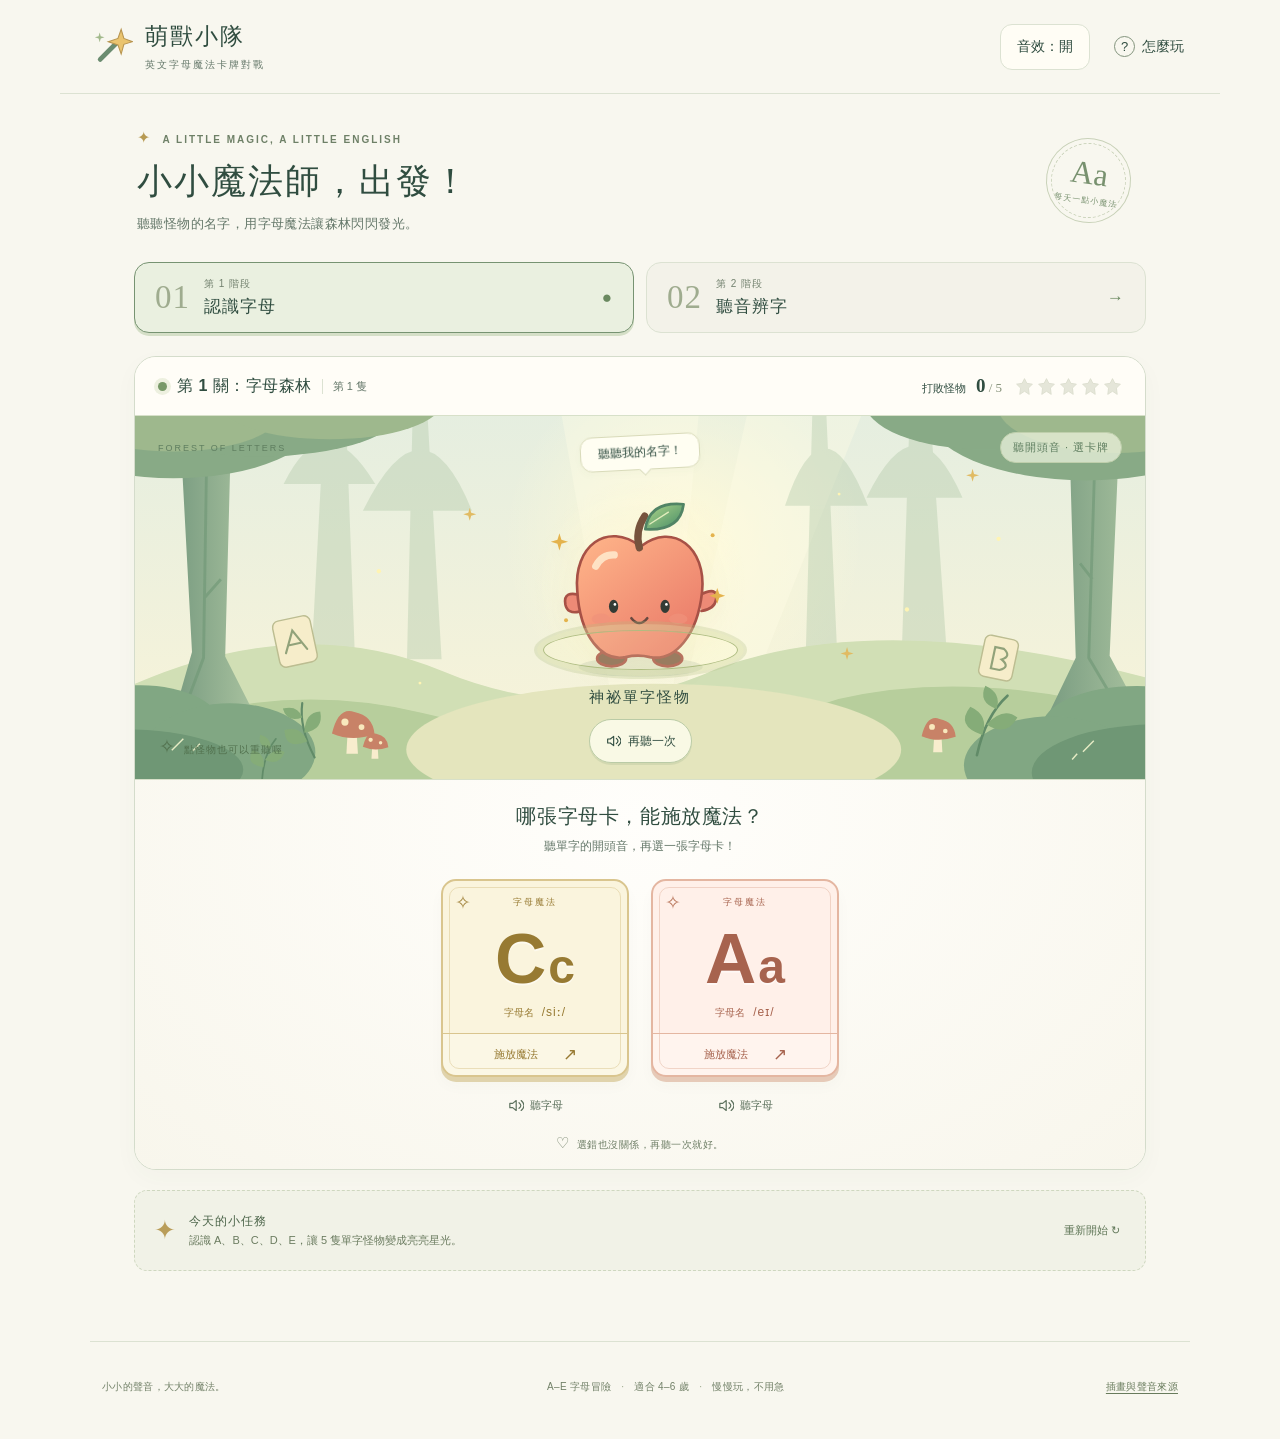
<file: index.html>
<!doctype html>
<html lang="zh-Hant">
<head>
  <meta charset="utf-8">
  <meta name="viewport" content="width=device-width,initial-scale=1">
  <meta name="theme-color" content="#f8f7ef">
  <meta name="description" content="走進字母森林，用 A～E 字母魔法卡打敗可愛單字怪物。適合 4～6 歲的英文發音小冒險。">
  <title>萌獸小隊｜英文字母魔法卡牌對戰</title>
  <link rel="icon" href="assets/art/wand.svg" type="image/svg+xml">
  <link rel="stylesheet" href="style.css">
  <script src="game.js" defer></script>
  <script src="audio.js" defer></script>
  <script src="app.js" defer></script>
</head>
<body>
  <header class="site-header">
    <a class="brand" href="index.html"><img src="assets/art/wand.svg" alt="" width="43" height="43"><span>萌獸小隊<small>英文字母魔法卡牌對戰</small></span></a>
    <div class="header-actions"><button id="effects" class="quiet" aria-pressed="true">音效：開</button><button id="help" class="help-button"><span aria-hidden="true">?</span> 怎麼玩</button></div>
  </header>
  <main id="app"></main>
  <p id="audio-status" class="audio-status" role="status" aria-live="polite"></p>
  <footer><span>小小的聲音，大大的魔法。</span><span>A–E 字母冒險 <i>·</i> 適合 4–6 歲 <i>·</i> 慢慢玩，不用急</span><a href="credits.html">插畫與聲音來源</a></footer>
  <dialog id="rules" aria-labelledby="rules-title">
    <form method="dialog"><button class="dialog-close" aria-label="關閉玩法說明">×</button></form>
    <div class="eyebrow">給小小魔法師與陪玩的你</div><h2 id="rules-title">一張字母卡，就是一個魔法！</h2>
    <ol><li><b>先聽聽：</b>點怪物或「再聽一次」，聽單字和開頭的聲音。想聽幾次都可以。</li><li><b>挑魔法：</b>點卡牌下的「聽字母」，分開聽字母名與開頭音；點大字母卡施法！</li><li><b>再出發：</b>選對了，一起看看字母和單字的關係，再按「下一隻」。選錯也沒關係，可以再選。</li></ol>
    <div class="parent-note"><b>字母名 ≠ 開頭音</b><p><span lang="en">A /eɪ/</span> 是字母的名字；<span lang="en">apple</span> 的開頭音是 <span lang="en">/æ/</span>。我們使用分開的真人錄音，不會把音標文字交給電腦猜讀。</p><p><span lang="en">C</span> 在 <span lang="en">cat</span> 中發 <span lang="en">/k/</span>；字母在其他單字可能發不同的音。</p></div>
    <p>第 1 階段聽開頭音、選兩張牌；第 2 階段聽音辨字、選三張牌。兩階段都在答對後才顯示單字。切換階段會重新開始。請開啟裝置聲音。</p>
    <form method="dialog"><button class="primary">知道了，來施魔法！ <span aria-hidden="true">✦</span></button></form>
  </dialog>
  <noscript><p class="noscript">請開啟瀏覽器的 JavaScript，讓字母魔法動起來。</p></noscript>
</body>
</html>
</file>
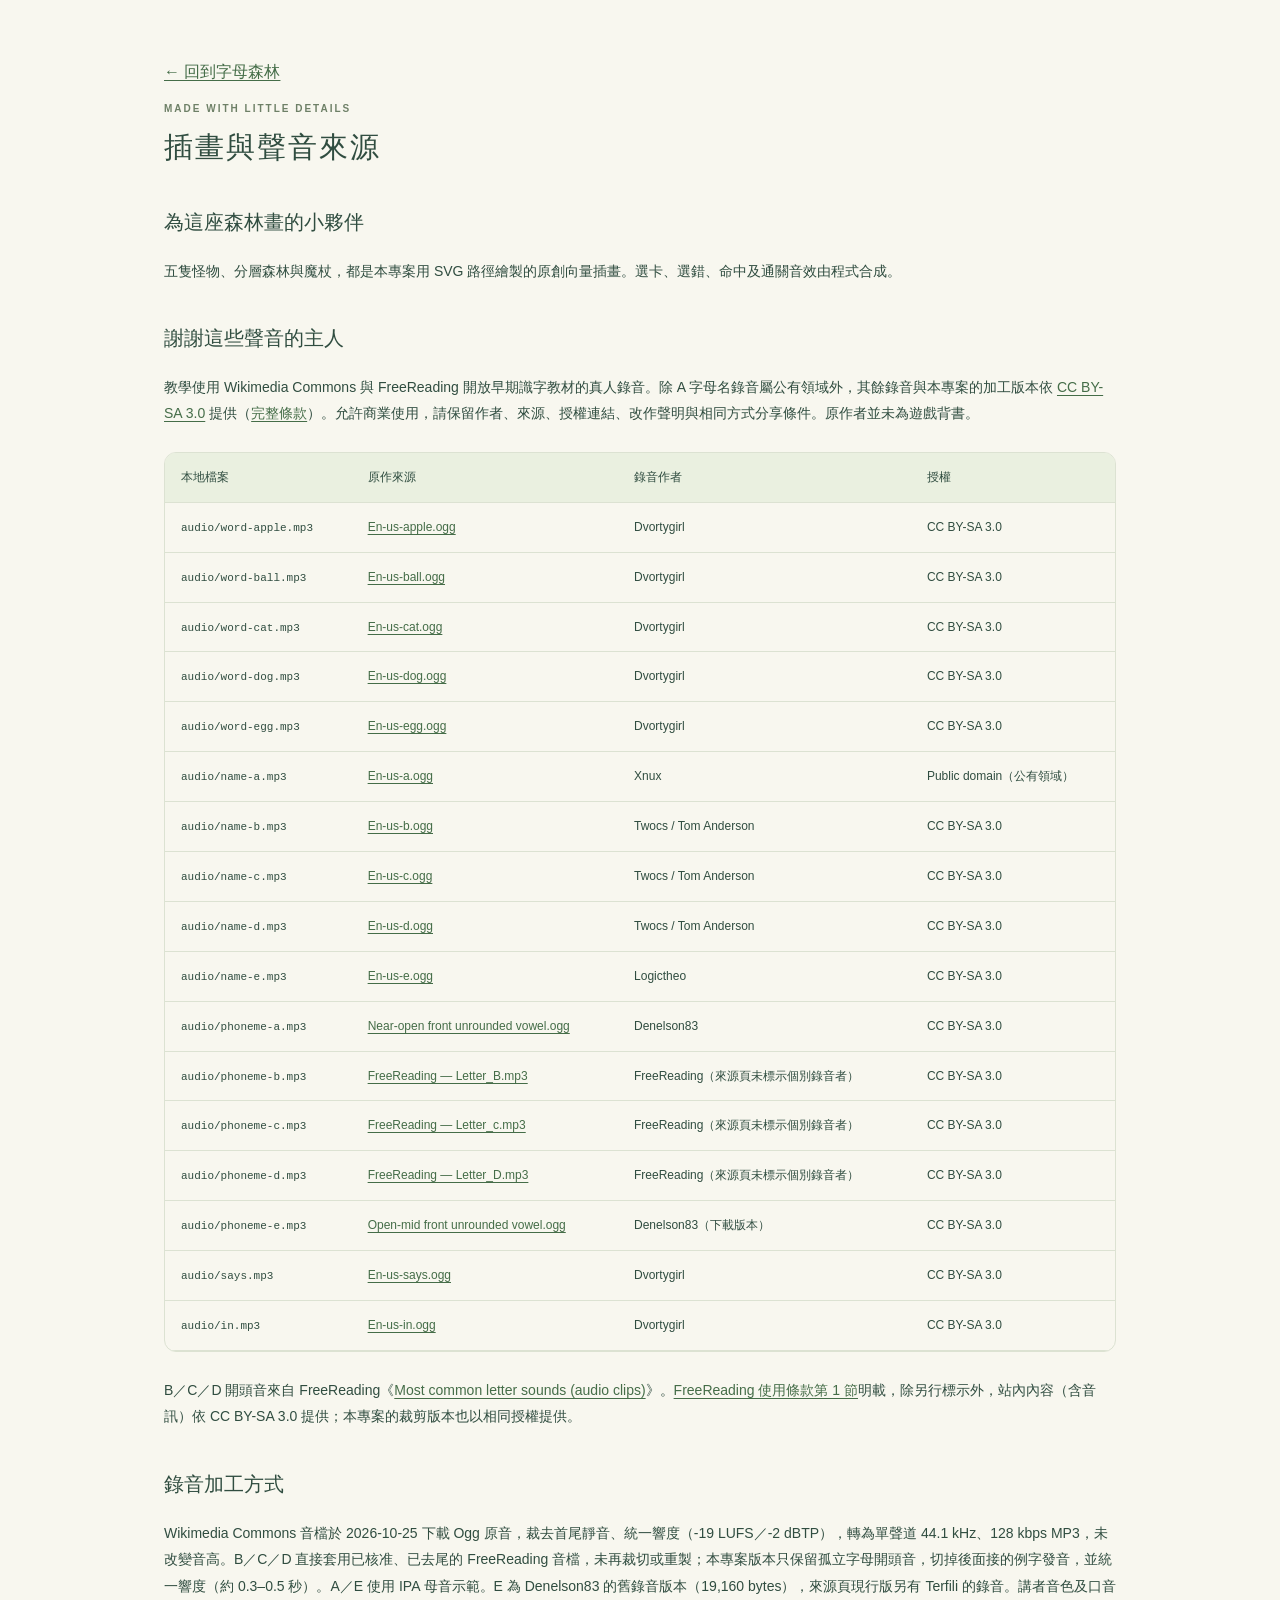
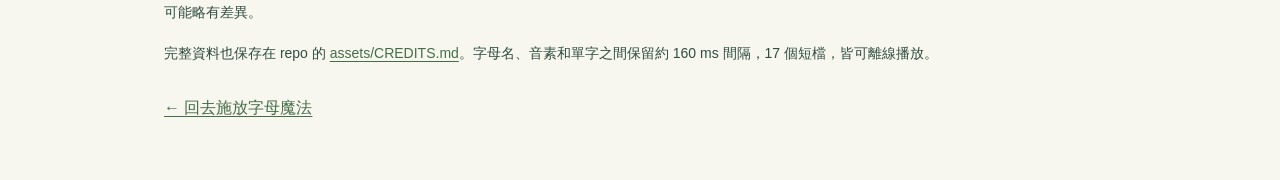
<file: credits.html>
<!doctype html><html lang="zh-Hant"><head><meta charset="utf-8"><meta name="viewport" content="width=device-width,initial-scale=1"><title>插畫與聲音來源｜萌獸小隊</title><link rel="stylesheet" href="style.css"><style>.credits{max-width:1000px;margin:45px auto;padding:0 24px;line-height:1.9}.credits h1{font-size:29px}.credits h2{font-size:20px;margin-top:35px}.credits p{font-size:14px}.credits a{color:#456d48;text-underline-offset:3px}.table-scroll{overflow-x:auto;border:1px solid #dce2d2;border-radius:12px;margin:25px 0}table{border-collapse:collapse;width:100%;font-size:12px;min-width:620px;text-align:left}th,td{padding:13px 16px;border-bottom:1px solid #dce2d2}th{background:#eaf0e0}code{font-size:11px}.back{display:inline-flex;padding:12px 0}</style></head><body><main class="credits"><a class="back" href="index.html">← 回到字母森林</a><div class="eyebrow">MADE WITH LITTLE DETAILS</div><h1>插畫與聲音來源</h1><h2>為這座森林畫的小夥伴</h2><p>五隻怪物、分層森林與魔杖，都是本專案用 SVG 路徑繪製的原創向量插畫。選卡、選錯、命中及通關音效由程式合成。</p><h2>謝謝這些聲音的主人</h2><p>教學使用 Wikimedia Commons 與 FreeReading 開放早期識字教材的真人錄音。除 A 字母名錄音屬公有領域外，其餘錄音與本專案的加工版本依 <a href="https://creativecommons.org/licenses/by-sa/3.0/">CC BY-SA 3.0</a> 提供（<a href="https://creativecommons.org/licenses/by-sa/3.0/legalcode">完整條款</a>）。允許商業使用，請保留作者、來源、授權連結、改作聲明與相同方式分享條件。原作者並未為遊戲背書。</p><div class="table-scroll" tabindex="0" role="region" aria-label="錄音來源與作者，可左右捲動"><table><thead><tr><th>本地檔案</th><th>原作來源</th><th>錄音作者</th><th>授權</th></tr></thead><tbody><tr><td><code>audio/word-apple.mp3</code></td><td><a href="https://commons.wikimedia.org/wiki/File:En-us-apple.ogg">En-us-apple.ogg</a></td><td>Dvortygirl</td><td>CC BY-SA 3.0</td></tr><tr><td><code>audio/word-ball.mp3</code></td><td><a href="https://commons.wikimedia.org/wiki/File:En-us-ball.ogg">En-us-ball.ogg</a></td><td>Dvortygirl</td><td>CC BY-SA 3.0</td></tr><tr><td><code>audio/word-cat.mp3</code></td><td><a href="https://commons.wikimedia.org/wiki/File:En-us-cat.ogg">En-us-cat.ogg</a></td><td>Dvortygirl</td><td>CC BY-SA 3.0</td></tr><tr><td><code>audio/word-dog.mp3</code></td><td><a href="https://commons.wikimedia.org/wiki/File:En-us-dog.ogg">En-us-dog.ogg</a></td><td>Dvortygirl</td><td>CC BY-SA 3.0</td></tr><tr><td><code>audio/word-egg.mp3</code></td><td><a href="https://commons.wikimedia.org/wiki/File:En-us-egg.ogg">En-us-egg.ogg</a></td><td>Dvortygirl</td><td>CC BY-SA 3.0</td></tr><tr><td><code>audio/name-a.mp3</code></td><td><a href="https://commons.wikimedia.org/wiki/File:En-us-a.ogg">En-us-a.ogg</a></td><td>Xnux</td><td>Public domain（公有領域）</td></tr><tr><td><code>audio/name-b.mp3</code></td><td><a href="https://commons.wikimedia.org/wiki/File:En-us-b.ogg">En-us-b.ogg</a></td><td>Twocs / Tom Anderson</td><td>CC BY-SA 3.0</td></tr><tr><td><code>audio/name-c.mp3</code></td><td><a href="https://commons.wikimedia.org/wiki/File:En-us-c.ogg">En-us-c.ogg</a></td><td>Twocs / Tom Anderson</td><td>CC BY-SA 3.0</td></tr><tr><td><code>audio/name-d.mp3</code></td><td><a href="https://commons.wikimedia.org/wiki/File:En-us-d.ogg">En-us-d.ogg</a></td><td>Twocs / Tom Anderson</td><td>CC BY-SA 3.0</td></tr><tr><td><code>audio/name-e.mp3</code></td><td><a href="https://commons.wikimedia.org/wiki/File:En-us-e.ogg">En-us-e.ogg</a></td><td>Logictheo</td><td>CC BY-SA 3.0</td></tr><tr><td><code>audio/phoneme-a.mp3</code></td><td><a href="https://commons.wikimedia.org/wiki/File:Near-open_front_unrounded_vowel.ogg">Near-open front unrounded vowel.ogg</a></td><td>Denelson83</td><td>CC BY-SA 3.0</td></tr><tr><td><code>audio/phoneme-b.mp3</code></td><td><a href="https://freereading.org/wiki/Most_common_letter_sounds_(audio_clips).html">FreeReading — Letter_B.mp3</a></td><td>FreeReading（來源頁未標示個別錄音者）</td><td>CC BY-SA 3.0</td></tr><tr><td><code>audio/phoneme-c.mp3</code></td><td><a href="https://freereading.org/wiki/Most_common_letter_sounds_(audio_clips).html">FreeReading — Letter_c.mp3</a></td><td>FreeReading（來源頁未標示個別錄音者）</td><td>CC BY-SA 3.0</td></tr><tr><td><code>audio/phoneme-d.mp3</code></td><td><a href="https://freereading.org/wiki/Most_common_letter_sounds_(audio_clips).html">FreeReading — Letter_D.mp3</a></td><td>FreeReading（來源頁未標示個別錄音者）</td><td>CC BY-SA 3.0</td></tr><tr><td><code>audio/phoneme-e.mp3</code></td><td><a href="https://commons.wikimedia.org/wiki/File:Open-mid_front_unrounded_vowel.ogg">Open-mid front unrounded vowel.ogg</a></td><td>Denelson83（下載版本）</td><td>CC BY-SA 3.0</td></tr><tr><td><code>audio/says.mp3</code></td><td><a href="https://commons.wikimedia.org/wiki/File:En-us-says.ogg">En-us-says.ogg</a></td><td>Dvortygirl</td><td>CC BY-SA 3.0</td></tr><tr><td><code>audio/in.mp3</code></td><td><a href="https://commons.wikimedia.org/wiki/File:En-us-in.ogg">En-us-in.ogg</a></td><td>Dvortygirl</td><td>CC BY-SA 3.0</td></tr></tbody></table></div><p>B／C／D 開頭音來自 FreeReading《<a href="https://freereading.org/wiki/Most_common_letter_sounds_(audio_clips).html">Most common letter sounds (audio clips)</a>》。<a href="https://freereading.org/wiki/FreeReading%253AGeneral_disclaimer.html">FreeReading 使用條款第 1 節</a>明載，除另行標示外，站內內容（含音訊）依 CC BY-SA 3.0 提供；本專案的裁剪版本也以相同授權提供。</p><h2>錄音加工方式</h2><p>Wikimedia Commons 音檔於 2026-10-25 下載 Ogg 原音，裁去首尾靜音、統一響度（-19 LUFS／-2 dBTP），轉為單聲道 44.1 kHz、128 kbps MP3，未改變音高。B／C／D 直接套用已核准、已去尾的 FreeReading 音檔，未再裁切或重製；本專案版本只保留孤立字母開頭音，切掉後面接的例字發音，並統一響度（約 0.3–0.5 秒）。A／E 使用 IPA 母音示範。E 為 Denelson83 的舊錄音版本（19,160 bytes），來源頁現行版另有 Terfili 的錄音。講者音色及口音可能略有差異。</p><p>完整資料也保存在 repo 的 <a href="assets/CREDITS.md">assets/CREDITS.md</a>。字母名、音素和單字之間保留約 160 ms 間隔，17 個短檔，皆可離線播放。</p><a class="back" href="index.html">← 回去施放字母魔法</a></main></body></html>
</file>
<file: style.css>
:root {
  --ink:#304d40;
  --muted:#65786a;
  --paper:#f8f7ef;
  --green:#42694e;
  --line:#dce2d2;
  --gold:#d3a653;
  font-family:"Trebuchet MS","PingFang TC","Microsoft JhengHei",sans-serif;
  color:var(--ink);
  background:var(--paper);
  font-synthesis:none;
}
* {
  box-sizing:border-box;
}
body {
  margin:0;
}
button,a {
  touch-action:manipulation;
  -webkit-tap-highlight-color:transparent;
}
button {
  font:inherit;
  color:inherit;
  cursor:pointer;
  border:0;
  background:none;
  min-height:46px;
}
button,a {
  outline-offset:5px;
}
button:focus-visible,a:focus-visible,summary:focus-visible {
  outline:3px solid #b78124;
}
button:disabled {
  cursor:default;
}
button {
  transition:transform .2s,background .2s,box-shadow .2s;
}
button:active:not(:disabled) {
  transform:translateY(2px);
}
svg {
  display:inline-block;
  vertical-align:middle;
}
button svg {
  width:20px;
  height:20px;
  fill:none;
  stroke:currentColor;
  stroke-width:1.7;
  stroke-linecap:round;
  stroke-linejoin:round;
  flex-shrink:0;
}
[hidden] {
  display:none!important;
}
.site-header {
  max-width:1160px;
  margin:auto;
  min-height:94px;
  padding:16px 30px;
  border-bottom:1px solid var(--line);
  display:flex;
  align-items:center;
  justify-content:space-between;
  gap:12px;
}
.brand {
  display:flex;
  gap:12px;
  align-items:center;
  color:var(--ink);
  text-decoration:none;
  font-size:23px;
  font-weight:800;
  letter-spacing:2px;
}
.brand small {
  display:block;
  font-size:10px;
  letter-spacing:2px;
  margin-top:6px;
  color:var(--muted);
  font-weight:500;
}
.header-actions {
  display:flex;
  gap:18px;
  align-items:center;
}
.quiet {
  font-size:14px;
  border:1px solid var(--line);
  border-radius:12px;
  background:#fffdf5;
  padding:11px 16px;
  display:inline-flex;
  align-items:center;
  justify-content:center;
  gap:7px;
}
.quiet:hover,.help-button:hover {
  background:#eaf0e1;
}
.help-button {
  font-size:14px;
  display:flex;
  align-items:center;
  gap:7px;
}
.help-button>span {
  border:1px solid #83947d;
  border-radius:50%;
  width:21px;
  height:21px;
  display:grid;
  place-items:center;
  font-size:13px;
}
main {
  max-width:1060px;
  padding:0 24px;
  margin:auto;
}
.page-heading {
  display:flex;
  justify-content:space-between;
  align-items:center;
  padding:31px 3px 27px;
}
.eyebrow {
  font-size:10px;
  font-weight:700;
  letter-spacing:2px;
  color:#6e8067;
}
.tiny-spark {
  color:#b79a53;
  font-size:16px;
  margin-right:6px;
}
h1 {
  font-size:clamp(26px,3vw,35px);
  font-weight:800;
  letter-spacing:2px;
  margin:9px 0 10px;
  line-height:1.4;
}
.page-heading p {
  margin:0;
  color:var(--muted);
  font-size:13px;
  letter-spacing:.4px;
}
.adventure-seal {
  display:flex;
  flex-direction:column;
  align-items:center;
  justify-content:center;
  transform:rotate(8deg);
  border:1px solid #c9d2b9;
  outline:1px dashed #c9d2b9;
  outline-offset:-6px;
  border-radius:50%;
  width:85px;
  height:85px;
  color:#78916f;
  margin-right:12px;
}
.adventure-seal span {
  font-family:Georgia,serif;
  font-size:32px;
}
.adventure-seal small {
  font-size:8px;
  margin-top:3px;
  letter-spacing:1px;
}
.stage-nav {
  display:grid;
  grid-template-columns:1fr 1fr;
  gap:12px;
  margin-bottom:23px;
}
.stage-nav button {
  display:flex;
  align-items:center;
  text-align:left;
  gap:14px;
  border:1px solid var(--line);
  border-radius:15px;
  padding:14px 20px;
  background:#f3f2e9;
  font-size:10px;
  color:#72816e;
  letter-spacing:1px;
}
.stage-nav button[aria-current=step] {
  border-color:#779372;
  background:#eaf0e0;
  box-shadow:0 3px 0 #d5dfc7;
}
.stage-number {
  font-family:Georgia,serif;
  font-size:33px;
  color:#9fac8f;
  line-height:1;
}
.stage-nav b {
  display:block;
  color:var(--ink);
  font-size:17px;
  letter-spacing:1px;
  margin-top:4px;
}
.stage-check {
  margin-left:auto;
  font-size:17px;
  color:#6a8960;
}
.stage-nav button:hover {
  background:#e8eddf;
}
.battle-shell {
  border:1px solid #d4dccb;
  border-radius:22px;
  overflow:hidden;
  background:#fffdf6;
  box-shadow:0 8px 25px #3b553708;
}
.battle-bar {
  display:flex;
  justify-content:space-between;
  align-items:center;
  gap:12px;
  padding:18px 23px;
  background:#fffdf7;
}
.battle-bar>div:first-child {
  display:flex;
  align-items:center;
  gap:10px;
}
.location-dot {
  width:9px;
  height:9px;
  background:#789968;
  border-radius:50%;
  box-shadow:0 0 0 4px #edf0df;
}
.battle-bar h2 {
  margin:0;
  font-size:16px;
  letter-spacing:.5px;
}
.round-label {
  font-size:11px;
  color:var(--muted);
  border-left:1px solid var(--line);
  padding-left:10px;
}
.progress {
  display:flex;
  align-items:center;
  gap:13px;
  font-size:11px;
  white-space:nowrap;
}
.progress b {
  font-size:19px;
  margin-left:7px;
  font-family:Georgia,serif;
}
.progress small {
  font-size:13px;
  font-weight:400;
  color:#849078;
}
.progress-stars {
  display:flex;
  gap:3px;
}
.progress-stars svg {
  width:19px;
  height:19px;
  fill:#e5e6d9;
  stroke:#d9dccc;
  stroke-width:1;
}
.progress-stars .earned svg {
  fill:#e9c66f;
  stroke:#caa252;
  animation:star-pop .5s ease-out;
}
.arena {
  /* Let the full monster stack, including replay, determine the arena height. */
  min-height:325px;
  background:#e8eedc url('assets/art/forest.svg') center 52%/cover no-repeat;
  position:relative;
  overflow:hidden;
  border-block:1px solid #d7e0c9;
}
.arena-caption {
  position:absolute;
  top:16px;
  left:23px;
  right:23px;
  display:flex;
  justify-content:space-between;
  align-items:center;
  font-size:9px;
  letter-spacing:2px;
  color:#5f7e60;
}
.stage-badge {
  border:1px solid #bfcfac;
  background:#edf3debd;
  padding:7px 12px;
  border-radius:30px;
  font-size:11px;
  letter-spacing:1px;
}
.monster-zone {
  position:relative;
  display:flex;
  align-items:center;
  flex-direction:column;
  padding:19px 0 16px;
}
.monster-bubble {
  background:#fffef2;
  border:1px solid #d8dab9;
  border-radius:12px;
  padding:8px 17px;
  font-size:12px;
  position:relative;
  z-index:2;
  box-shadow:0 3px 8px #49663a07;
  transform:rotate(-3deg);
}
.monster-bubble:after {
  content:"";
  position:absolute;
  left:50%;
  bottom:-5px;
  background:#fffef2;
  border-right:1px solid #d8dab9;
  border-bottom:1px solid #d8dab9;
  width:8px;
  height:8px;
  transform:rotate(45deg);
}
.monster-slot {
  display:grid;
  isolation:isolate;
}
.monster-slot>.monster,.victory-letter {
  grid-area:1 / 1;
}
.monster-slot.revealed>.monster {
  visibility:hidden;
}
.victory-letter {
  position:relative;
  z-index:1;
  display:flex;
  align-items:center;
  justify-content:center;
  flex-direction:column;
  padding:0 10px;
  border-radius:50%;
  background:radial-gradient(ellipse,#fffef4 20%,var(--tint) 48%,#fffef000 72%);
  color:var(--dark);
  animation:letter-reveal .48s cubic-bezier(.2,.8,.3,1.2) both;
}
.victory-shapes {
  font-size:142px;
  font-weight:800;
  line-height:1;
  letter-spacing:-7px;
  text-shadow:0 3px 0 #fffef4,0 7px 16px #84683926;
}
.victory-shapes>span {
  font-size:.62em;
  margin-left:8px;
  letter-spacing:-3px;
}
.victory-caption {
  margin-top:10px;
  font-size:11px;
  letter-spacing:5px;
  color:var(--ink);
}
.victory-spark {
  position:absolute;
  color:#ac7e2b;
  font-size:29px;
  animation:star-pop .65s ease-out both;
  pointer-events:none;
}
.spark-one {
  left:8px;
  top:24px;
}
.spark-two {
  right:3px;
  top:60px;
  font-size:38px;
}
.monster {
  padding:0;
  display:block;
  width:252px;
  height:224px;
  z-index:1;
  position:relative;
  animation:monster-enter .65s ease-out;
  transform-origin:50% 85%;
}
.monster img {
  width:100%;
  height:100%;
  object-fit:contain;
  filter:drop-shadow(0 8px 7px #355e3a09);
  animation:float 3s ease-in-out infinite;
  user-select:none;
}
.monster:hover img {
  filter:drop-shadow(0 5px 8px #d8c98180);
}
.monster:focus-visible {
  outline-offset:-16px;
  border-radius:50%;
}
.monster-name {
  margin-top:-12px;
  z-index:2;
  line-height:1.1;
  text-align:center;
  min-height:30px;
}
.monster-name b {
  font-size:28px;
  letter-spacing:1px;
  text-shadow:0 1px 2px #faffec;
  font-weight:700;
}
.monster-name>span {
  font-size:15px;
  line-height:30px;
  letter-spacing:2px;
}
.replay {
  display:flex;
  align-items:center;
  gap:7px;
  background:#fffef0c9;
  border:1px solid #bacba6;
  border-radius:30px;
  padding:6px 15px;
  min-height:44px;
  flex-shrink:0;
  font-size:12px;
  margin-top:7px;
  z-index:2;
  box-shadow:0 2px 0 #adbd9550;
}
.replay:hover {
  background:#fffef4;
}
.replay svg {
  width:16px;
  height:16px;
}
.forest-note {
  position:absolute;
  bottom:21px;
  left:24px;
  font-size:10px;
  letter-spacing:1px;
  color:#52714e;
}
.forest-note>span {
  font-size:19px;
  margin-right:4px;
}
.magic-ring {
  position:absolute;
  top:214px;
  width:195px;
  height:40px;
  border:1px solid #afbd81;
  border-radius:50%;
  box-shadow:0 0 0 6px #eff3ba3b,0 0 0 9px #acbc7f44;
  background:#f8f5be33;
  pointer-events:none;
}
.spell-table {
  text-align:center;
  padding:23px 24px 17px;
  background:radial-gradient(ellipse at 50% 10%,#fffefb,#f8f6ec);
}
.instruction h2 {
  margin:0 0 7px;
  font-size:20px;
  letter-spacing:.6px;
}
.instruction p {
  margin:0;
  font-size:12px;
  color:var(--muted);
  line-height:1.6;
}
.retry-message h2 {
  color:#9a6b3f;
}
.cards {
  display:flex;
  align-items:flex-start;
  justify-content:center;
  gap:22px;
  margin:23px auto 0;
  max-width:680px;
}
.card-wrap {
  --tint:#fcf1e6;
  --edge:#d9b798;
  --accent:#a66c49;
  --dark:#a96949;
  position:relative;
  width:188px;
  flex:0 1 188px;
  animation:card-enter .55s ease-out both;
  animation-delay:calc(var(--card-index)*70ms);
}
.coral {
  --tint:#fff0e9;
  --edge:#e4b6a1;
  --accent:#bb795f;
  --dark:#a7634e;
}
.blue {
  --tint:#edf5f7;
  --edge:#a9c8cf;
  --accent:#5e8f9a;
  --dark:#4e7986;
}
.gold {
  --tint:#faf4dd;
  --edge:#d9c58e;
  --accent:#a78a45;
  --dark:#977a32;
}
.sage {
  --tint:#f0f4e5;
  --edge:#bdcca0;
  --accent:#7b9360;
  --dark:#6f844e;
}
.peach {
  --tint:#f7edde;
  --edge:#d6bd9f;
  --accent:#a1815d;
  --dark:#936f4c;
}
.letter-card {
  background:var(--tint);
  border:2px solid var(--edge);
  border-radius:15px;
  width:100%;
  position:relative;
  padding:15px 12px 0;
  overflow:hidden;
  box-shadow:0 5px 0 color-mix(in srgb,var(--edge) 60%,#eae7da),0 9px 15px #48503507;
}
.letter-card:before {
  content:"";
  position:absolute;
  inset:6px;
  border:1px solid color-mix(in srgb,var(--edge) 50%,transparent);
  border-radius:10px;
  pointer-events:none;
}
.letter-card:hover:not(:disabled) {
  transform:translateY(-6px) rotate(-1deg);
  box-shadow:0 8px 0 color-mix(in srgb,var(--edge) 60%,#eae7da),0 14px 22px #48503510;
}
.card-corner {
  position:absolute;
  top:10px;
  left:12px;
  color:var(--accent);
  font-size:19px;
}
.card-kind {
  display:block;
  font-size:9px;
  letter-spacing:2px;
  color:var(--dark);
}
.letter-shapes {
  font-family:"Trebuchet MS",Arial,sans-serif;
  display:block;
  font-size:71px;
  font-weight:700;
  letter-spacing:-3px;
  line-height:1.2;
  color:var(--dark);
  margin:7px 0 4px;
  text-shadow:0 2px 0 #fff8;
}
.letter-shapes>span {
  font-size:48px;
  margin-left:5px;
  letter-spacing:0;
}
.card-name {
  font-size:10px;
  color:var(--dark);
  display:block;
  margin-bottom:13px;
}
.card-name span {
  margin-left:5px;
  font-size:12px;
  letter-spacing:1px;
}
.cast-label {
  border-top:1px solid var(--edge);
  display:flex;
  align-items:center;
  justify-content:center;
  gap:25px;
  font-size:11px;
  padding:10px;
  margin:0 -12px;
  background:#ffffff38;
  color:var(--dark);
}
.cast-label>span {
  font-size:17px;
}
.listen-card {
  display:flex;
  align-items:center;
  justify-content:center;
  gap:6px;
  font-size:11px;
  min-height:44px;
  width:100%;
  color:#5c715d;
  margin-top:6px;
  border-radius:12px;
}
.listen-card:hover {
  background:#e9eddf;
}
.listen-card svg {
  width:17px;
  height:17px;
}
.gentle-note {
  margin:7px 0 0;
  font-size:10px;
  color:#6e7e66;
  letter-spacing:.5px;
}
.gentle-note>span {
  font-size:15px;
  margin-right:4px;
}
.journey-note {
  display:flex;
  gap:13px;
  align-items:center;
  margin:20px 0 26px;
  padding:17px 19px;
  border:1px dashed #ced7bf;
  border-radius:13px;
  font-size:11px;
  line-height:1.7;
  color:#6b7c60;
  background:#f1f2e7;
}
.journey-note b {
  display:block;
  color:#4b6449;
  font-size:12px;
  letter-spacing:1px;
}
.note-icon {
  font-size:26px;
  color:#b99d59;
}
.text-button {
  margin-left:auto;
  white-space:nowrap;
  min-height:44px;
  color:#5f7657;
  font-size:11px;
}
.text-button:hover {
  text-decoration:underline;
}
.primary {
  display:inline-flex;
  gap:22px;
  align-items:center;
  justify-content:center;
  border:1px solid #3b6143;
  background:#4b7253;
  box-shadow:0 4px 0 #304b36;
  color:#fffdf0;
  border-radius:13px;
  padding:15px 23px;
  font-size:16px;
  font-weight:700;
  letter-spacing:.6px;
  min-height:54px;
}
.primary:hover {
  background:#3a6144;
  transform:translateY(-2px);
}
.learning {
  animation:card-enter .45s ease-out;
  max-width:660px;
  margin:22px auto 20px;
}
.connection {
  display:grid;
  grid-template-columns:repeat(4,1fr);
  border:1px solid #d6dfc6;
  background:#f0f4e6;
  border-radius:15px;
  padding:21px 10px;
}
.connection>span {
  border-right:1px solid #d6dfc6;
  display:flex;
  flex-direction:column;
  gap:7px;
  justify-content:center;
}
.connection>span:last-child {
  border:0;
}
.connection small {
  font-size:10px;
  color:#6f8266;
  letter-spacing:1px;
}
.connection b {
  font-size:25px;
  font-weight:700;
  color:#466145;
}
.learning-actions {
  display:flex;
  justify-content:center;
  gap:15px;
  margin:22px 0;
}
.learning-actions .quiet {
  font-size:12px;
}
.learning-actions .quiet svg {
  width:17px;
  height:17px;
}
.spell-projectile {
  position:absolute;
  left:50%;
  bottom:-50px;
  z-index:5;
  opacity:0;
  font-size:60px;
  color:#fff5ab;
  filter:drop-shadow(0 0 10px #e6ae47);
  pointer-events:none;
}
.hit-burst {
  position:absolute;
  top:42%;
  left:50%;
  width:120px;
  height:120px;
  transform:translate(-50%,-50%) scale(0);
  border:10px double #fff7b3;
  border-radius:50%;
  pointer-events:none;
  opacity:0;
  box-shadow:0 0 35px #f8e17b;
}
.spell-active .spell-projectile {
  animation:projectile .6s ease-in both;
}
.spell-active .hit-burst {
  animation:burst .55s .35s ease-out both;
}
.casting {
  animation:cast-card .6s ease-in both!important;
}
.try-again {
  animation:shake .45s ease-in-out!important;
}
.monster.defeated {
  animation:monster-defeat .55s ease-in forwards;
}
.monster.defeated img {
  animation:none;
}
.completion {
  text-align:center;
  padding:40px 25px 35px;
  border:1px solid #d4dccb;
  border-radius:23px;
  background:radial-gradient(ellipse at 50% 0,#ffffec,#edf2df);
  margin-bottom:35px;
  overflow:hidden;
}
.completion-stars {
  color:#d4ab56;
  font-size:35px;
  letter-spacing:13px;
  margin-bottom:25px;
  animation:star-pop .7s ease-out;
}
.completion-stars>span {
  font-size:60px;
}
.completion h2 {
  font-size:29px;
  letter-spacing:1px;
  line-height:1.5;
  margin:16px 0;
}
.completion>p {
  font-size:13px;
  color:#6b7e61;
}
.friends {
  display:flex;
  justify-content:center;
  margin:20px auto 0;
  max-width:740px;
}
.friends img {
  min-width:0;
  max-width:20%;
  height:auto;
  animation:card-enter .6s ease-out;
}
.completion .completion-word {
  font-size:24px;
  letter-spacing:6px;
  color:#6c8958;
  margin:5px 0 32px;
}
.complete-actions {
  display:flex;
  justify-content:center;
  gap:16px;
  flex-wrap:wrap;
}
.completion .gentle-note {
  margin-top:27px;
}
.audio-status {
  font-size:12px;
  text-align:center;
  max-width:680px;
  min-height:22px;
  margin:5px auto 22px;
  padding:0 16px;
  color:#5c7651;
  line-height:1.7;
}
footer {
  border-top:1px solid var(--line);
  max-width:1100px;
  margin:0 auto;
  padding:23px 12px 30px;
  display:flex;
  justify-content:space-between;
  gap:10px;
  align-items:center;
  font-size:10px;
  letter-spacing:.3px;
  color:#718067;
}
footer i {
  font-style:normal;
  padding:0 7px;
  color:#9da98d;
}
footer a {
  color:#687b5c;
  text-underline-offset:3px;
  min-height:44px;
  display:flex;
  align-items:center;
}
dialog {
  width:min(590px,calc(100% - 28px));
  max-height:90dvh;
  border:1px solid #bccdae;
  border-radius:22px;
  padding:35px;
  background:#fffdf4;
  color:var(--ink);
  line-height:1.9;
  box-shadow:0 20px 70px #203f3233;
}
dialog::backdrop {
  background:#203f326e;
  backdrop-filter:blur(4px);
}
dialog h2 {
  font-size:23px;
  line-height:1.5;
  margin:13px 20px 20px 0;
}
dialog ol {
  padding-left:23px;
}
dialog li {
  font-size:14px;
  margin:12px 0;
}
dialog p {
  font-size:13px;
}
dialog .primary {
  width:100%;
  margin-top:10px;
}
.dialog-close {
  position:absolute;
  top:12px;
  right:14px;
  font-size:29px;
  width:44px;
  height:44px;
  border-radius:50%;
}
.dialog-close:hover {
  background:#edf1e1;
}
.parent-note {
  background:#eff3e5;
  border-radius:13px;
  padding:16px 20px;
  font-size:14px;
}
.parent-note p {
  margin:7px 0;
}
.noscript {
  text-align:center;
  padding:40px;
}
@keyframes float {
  0%,100% {
    transform:translateY(0) rotate(-1deg);
  }
  50% {
    transform:translateY(-7px) rotate(1deg);
  }
}
@keyframes monster-enter {
  from {
    transform:scale(.75) translateY(20px);
    opacity:0;
  }
  to {
    transform:scale(1);
    opacity:1;
  }
}
@keyframes card-enter {
  from {
    transform:translateY(15px);
    opacity:0;
  }
  to {
    transform:translateY(0);
    opacity:1;
  }
}
@keyframes shake {
  0%,100% {
    transform:translateX(0);
  }
  20%,60% {
    transform:translateX(-7px) rotate(-2deg);
  }
  40%,80% {
    transform:translateX(7px) rotate(2deg);
  }
}
@keyframes cast-card {
  0% {
    transform:scale(1);
  }
  40% {
    transform:translateY(-18px) scale(1.07);
    box-shadow:0 0 30px #e6c66e;
  }
  100% {
    transform:translateY(-10px) scale(.98);
    opacity:.35;
  }
}
@keyframes projectile {
  0% {
    opacity:0;
    transform:translate(-50%,0) scale(.3);
  }
  15% {
    opacity:1;
  }
  65% {
    opacity:1;
    transform:translate(-50%,-175px) rotate(140deg) scale(1.1);
  }
  100% {
    opacity:0;
    transform:translate(-50%,-215px) rotate(240deg) scale(1.5);
  }
}
@keyframes burst {
  0% {
    opacity:1;
    transform:translate(-50%,-50%) scale(.2);
  }
  100% {
    opacity:0;
    transform:translate(-50%,-50%) scale(2);
  }
}
@keyframes monster-defeat {
  0% {
    transform:rotate(0) scale(1);
    filter:brightness(1.5);
  }
  25% {
    transform:rotate(-9deg) scale(1.08);
  }
  50% {
    transform:rotate(8deg) scale(.9);
    opacity:1;
  }
  100% {
    transform:translateY(-40px) rotate(12deg) scale(.2);
    opacity:0;
  }
}
@keyframes star-pop {
  0% {
    transform:scale(.5) rotate(-10deg);
  }
  65% {
    transform:scale(1.2) rotate(5deg);
  }
  100% {
    transform:scale(1) rotate(0);
  }
}
@keyframes letter-reveal {
  from {
    opacity:.35;
    transform:translateY(12px) scale(.78);
  }
  70% {
    opacity:1;
    transform:translateY(-3px) scale(1.04);
  }
  to {
    opacity:1;
    transform:translateY(0) scale(1);
  }
}
@media(min-width:1200px) {
  .page-heading {
    padding-top:34px;
    padding-bottom:29px;
  }
}
@media(max-width:700px) {
  .site-header {
    min-height:80px;
    padding:15px 19px;
  }
  .brand {
    font-size:19px;
    gap:8px;
  }
  .brand img {
    width:35px;
    height:35px;
  }
  .brand small {
    font-size:8px;
    letter-spacing:1px;
  }
  .header-actions {
    gap:9px;
  }
  .header-actions .quiet {
    font-size:11px;
    padding:8px 10px;
    min-height:44px;
  }
  .help-button {
    font-size:12px;
    padding:0;
  }
  .help-button>span {
    display:none;
  }
  main {
    padding:0 15px;
  }
  .page-heading {
    padding:23px 0;
  }
  .eyebrow {
    font-size:8px;
    letter-spacing:1.3px;
  }
  h1 {
    font-size:27px;
    letter-spacing:1px;
    margin:8px 0;
  }
  .page-heading p {
    font-size:11px;
    max-width:260px;
    line-height:1.8;
  }
  .adventure-seal {
    width:65px;
    height:65px;
    margin-right:3px;
    flex-shrink:0;
  }
  .adventure-seal span {
    font-size:24px;
  }
  .adventure-seal small {
    font-size:6px;
    letter-spacing:0;
  }
  .stage-nav {
    gap:9px;
    margin-bottom:18px;
  }
  .stage-nav button {
    padding:12px;
    gap:9px;
    border-radius:12px;
    font-size:9px;
    letter-spacing:0;
  }
  .stage-number {
    font-size:25px;
  }
  .stage-nav b {
    font-size:15px;
    letter-spacing:.5px;
  }
  .stage-check {
    font-size:12px;
  }
  .battle-shell {
    border-radius:17px;
  }
  .battle-bar {
    padding:15px 13px;
    gap:6px;
  }
  .battle-bar h2 {
    font-size:13px;
    letter-spacing:0;
  }
  .battle-bar>div:first-child {
    gap:7px;
  }
  .round-label {
    display:none;
  }
  .progress {
    gap:6px;
    font-size:10px;
  }
  .progress b {
    font-size:17px;
    margin-left:3px;
  }
  .progress-stars {
    gap:1px;
  }
  .progress-stars svg {
    width:14px;
    height:14px;
  }
  .arena {
    min-height:302px;
    background-size:auto 100%;
    background-position:center;
  }
  .arena-caption {
    top:12px;
    left:13px;
    right:13px;
    font-size:7px;
    letter-spacing:1px;
  }
  .stage-badge {
    font-size:9px;
    padding:5px 9px;
  }
  .monster-zone {
    padding-top:26px;
  }
  .monster {
    width:231px;
    height:204px;
  }
  .victory-shapes {
    font-size:128px;
  }
  .monster-bubble {
    font-size:11px;
    padding:7px 13px;
  }
  .monster-name {
    margin-top:-10px;
  }
  .monster-name b {
    font-size:25px;
  }
  .replay {
    font-size:11px;
    margin-top:3px;
    min-height:44px;
    padding:6px 14px;
  }
  .magic-ring {
    top:206px;
    width:174px;
    height:32px;
  }
  .forest-note {
    display:none;
  }
  .spell-table {
    padding:21px 13px 16px;
  }
  .instruction h2 {
    font-size:17px;
    letter-spacing:0;
  }
  .instruction p {
    font-size:11px;
  }
  .cards {
    gap:13px;
    margin-top:20px;
  }
  .card-wrap {
    flex-basis:160px;
    max-width:160px;
  }
  .letter-shapes {
    font-size:60px;
  }
  .letter-shapes>span {
    font-size:40px;
    margin-left:3px;
  }
  .cards-3 {
    gap:8px;
  }
  .cards-3 .letter-card {
    padding:15px 7px 0;
    border-radius:12px;
  }
  .cards-3 .card-corner {
    font-size:14px;
    left:7px;
    top:7px;
  }
  .cards-3 .card-kind {
    font-size:8px;
    letter-spacing:1px;
  }
  .cards-3 .letter-shapes {
    font-size:44px;
    letter-spacing:-2px;
    margin-top:14px;
    margin-bottom:10px;
  }
  .cards-3 .letter-shapes>span {
    font-size:29px;
  }
  .cards-3 .card-name {
    font-size:9px;
    white-space:nowrap;
  }
  .cards-3 .card-name span {
    margin-left:2px;
    font-size:10px;
    letter-spacing:0;
  }
  .cards-3 .cast-label {
    gap:10px;
    font-size:10px;
    margin-inline:-7px;
    padding:9px 4px;
  }
  .cards-3 .cast-label>span {
    font-size:14px;
  }
  .listen-card {
    font-size:10px;
    gap:4px;
  }
  .gentle-note {
    font-size:9px;
    letter-spacing:0;
  }
  .journey-note {
    padding:12px;
    margin:17px 0 20px;
    gap:10px;
    font-size:10px;
  }
  .journey-note>span:nth-child(2) {
    max-width:235px;
  }
  .journey-note b {
    font-size:11px;
  }
  .journey-note .text-button {
    font-size:10px;
    white-space:normal;
    min-width:44px;
    padding:0 3px;
  }
  .note-icon {
    font-size:20px;
  }
  .learning {
    margin:20px 0 15px;
  }
  .connection {
    padding:18px 1px;
  }
  .connection small {
    font-size:9px;
    letter-spacing:0;
  }
  .connection b {
    font-size:20px;
  }
  .connection>span:last-child b {
    font-size:18px;
  }
  .learning-actions {
    gap:9px;
    margin:20px 0;
  }
  .learning-actions .quiet {
    font-size:10px;
    padding:10px;
  }
  .learning-actions .quiet svg {
    width:14px;
  }
  .primary {
    font-size:14px;
    padding:14px 17px;
    gap:15px;
  }
  .completion {
    padding:30px 12px;
  }
  .completion h2 {
    font-size:22px;
  }
  .completion>p {
    font-size:12px;
    line-height:1.8;
  }
  .completion .completion-word {
    font-size:18px;
    letter-spacing:2px;
  }
  .complete-actions {
    gap:15px;
  }
  .complete-actions .primary {
    font-size:13px;
  }
  .completion-stars {
    font-size:27px;
  }
  .completion-stars>span {
    font-size:46px;
  }
  .friends {
    margin:20px -5px;
  }
  .audio-status {
    font-size:11px;
    margin:0 auto 14px;
  }
  footer {
    flex-wrap:wrap;
    justify-content:center;
    text-align:center;
    padding:19px 15px;
    font-size:9px;
    gap:13px;
  }
  footer>span:first-child {
    display:none;
  }
  footer a {
    min-height:32px;
  }
  dialog {
    padding:29px 22px;
  }
  dialog h2 {
    font-size:20px;
  }
  dialog li {
    font-size:13px;
  }
}
@media(max-width:360px) {
  .progress-stars {
    display:none;
  }
  .adventure-seal {
    display:none;
  }
  .page-heading p {
    max-width:none;
  }
  .brand {
    font-size:17px;
  }
  .header-actions {
    gap:7px;
  }
  .header-actions .quiet {
    padding:6px;
  }
  .stage-nav button {
    padding:11px 9px;
  }
  .stage-nav b {
    font-size:14px;
  }
  .letter-shapes {
    font-size:52px;
  }
  .cards-3 .letter-shapes {
    font-size:38px;
  }
  .cards-3 .letter-shapes>span {
    font-size:25px;
  }
  .connection b {
    font-size:18px;
  }
  .learning-actions {
    flex-wrap:wrap;
  }
  .journey-note>span:nth-child(2) {
    max-width:190px;
  }
}
@media(max-height:550px) and (min-width:700px) {
  .page-heading {
    padding:18px 0;
  }
  .adventure-seal {
    display:none;
  }
  .arena {
    min-height:275px;
  }
  .monster {
    height:181px;
  }
  .victory-shapes {
    font-size:114px;
  }
  .monster-zone {
    padding-top:14px;
  }
  .magic-ring {
    top:176px;
  }
  .spell-table {
    padding-top:17px;
  }
  .stage-nav {
    margin-bottom:16px;
  }
}
@media(prefers-reduced-motion:reduce) {
  *,*::before,*::after {
    animation:none!important;
    transition:none!important;
    scroll-behavior:auto!important;
  }
  .monster.defeated {
    opacity:0;
  }
  .spell-active .spell-projectile,.spell-active .hit-burst {
    display:none;
  }
  .casting {
    box-shadow:0 0 0 4px #e6c66e!important;
  }
}
</file>
